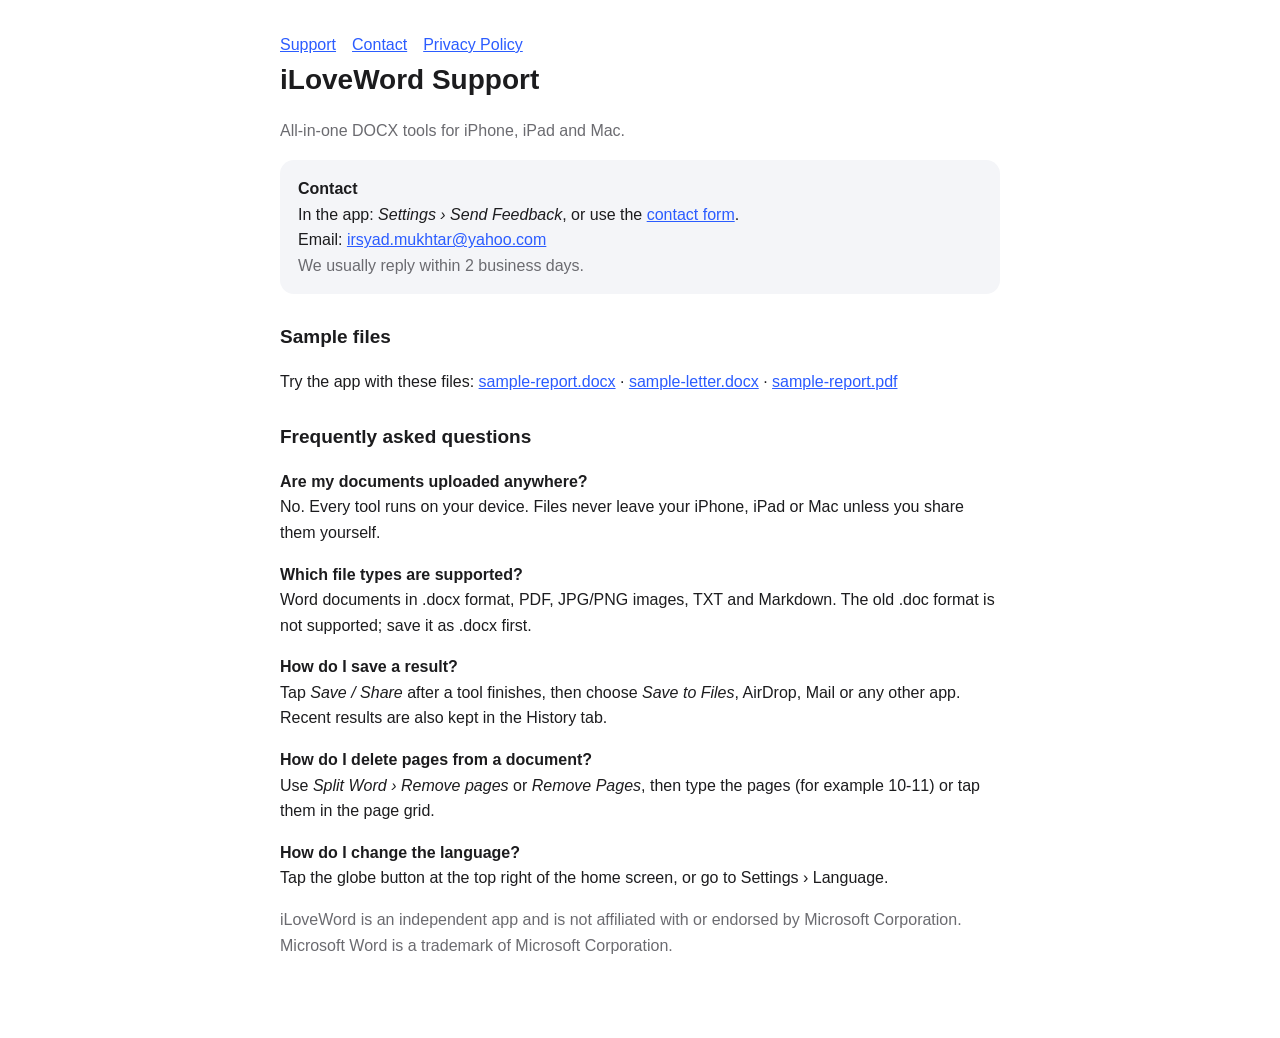
<file: index.html>
<!doctype html><html lang="en"><head><meta charset="utf-8"><meta name="viewport" content="width=device-width,initial-scale=1"><title>iLoveWord Support</title><link rel="stylesheet" href="style.css"></head><body><main>
<nav><a href="index.html">Support</a><a href="contact.html">Contact</a><a href="privacy.html">Privacy Policy</a></nav>
<h1>iLoveWord Support</h1><p class="mut">All-in-one DOCX tools for iPhone, iPad and Mac.</p>
<div class="card"><b>Contact</b><br>In the app: <i>Settings › Send Feedback</i>, or use the <a href="contact.html">contact form</a>.<br>Email: <a href="mailto:irsyad.mukhtar@yahoo.com">irsyad.mukhtar@yahoo.com</a><br><span class="mut">We usually reply within 2 business days.</span></div>
<h2>Sample files</h2><p>Try the app with these files: <a href="samples/sample-report.docx">sample-report.docx</a> · <a href="samples/sample-letter.docx">sample-letter.docx</a> · <a href="samples/sample-report.pdf">sample-report.pdf</a></p>
<h2>Frequently asked questions</h2>
<p><b>Are my documents uploaded anywhere?</b><br>No. Every tool runs on your device. Files never leave your iPhone, iPad or Mac unless you share them yourself.</p>
<p><b>Which file types are supported?</b><br>Word documents in .docx format, PDF, JPG/PNG images, TXT and Markdown. The old .doc format is not supported; save it as .docx first.</p>
<p><b>How do I save a result?</b><br>Tap <i>Save / Share</i> after a tool finishes, then choose <i>Save to Files</i>, AirDrop, Mail or any other app. Recent results are also kept in the History tab.</p>
<p><b>How do I delete pages from a document?</b><br>Use <i>Split Word › Remove pages</i> or <i>Remove Pages</i>, then type the pages (for example 10-11) or tap them in the page grid.</p>
<p><b>How do I change the language?</b><br>Tap the globe button at the top right of the home screen, or go to Settings › Language.</p>
<p class="mut">iLoveWord is an independent app and is not affiliated with or endorsed by Microsoft Corporation. Microsoft Word is a trademark of Microsoft Corporation.</p>
</main></body></html>
</file>
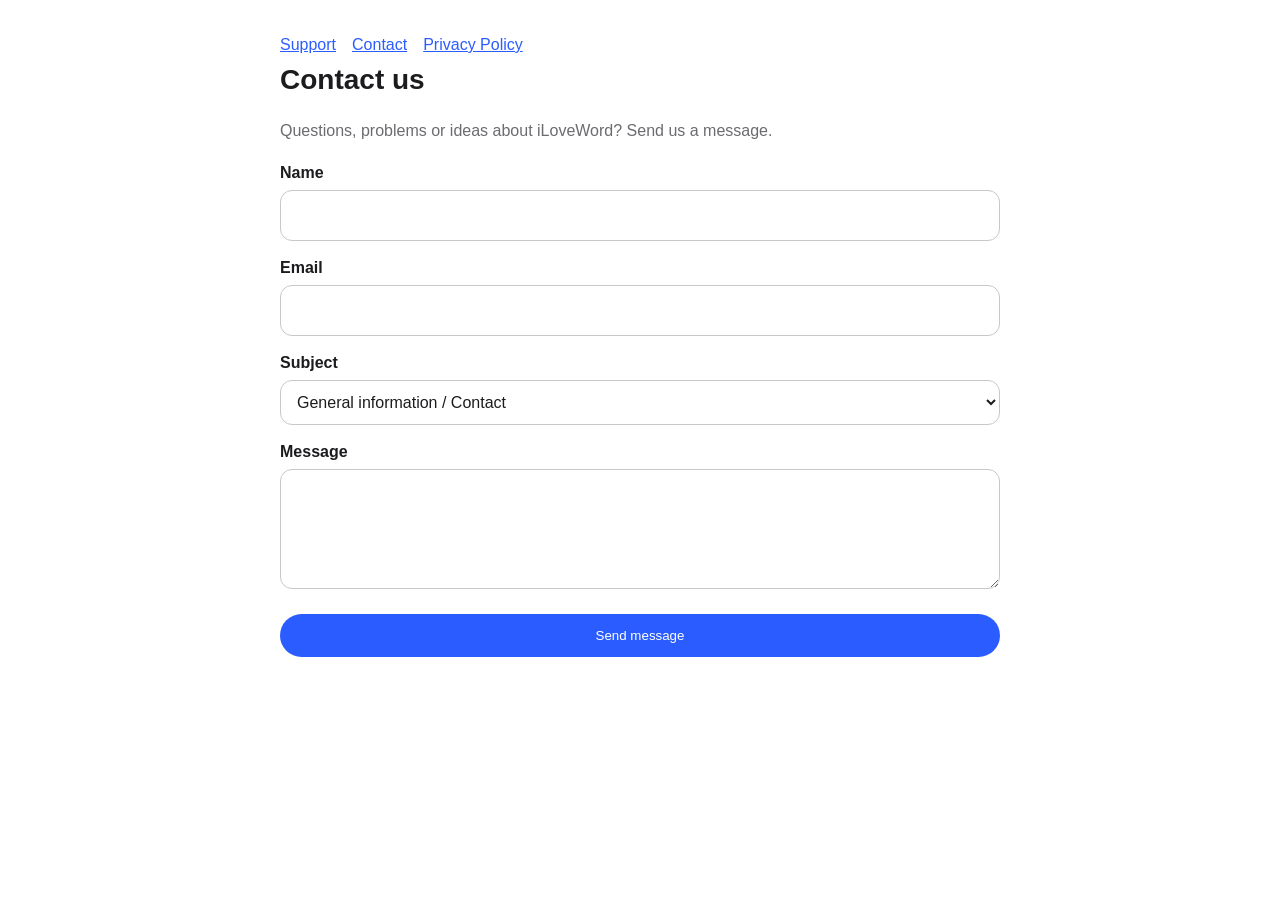
<file: contact.html>
<!doctype html><html lang="en"><head><meta charset="utf-8"><meta name="viewport" content="width=device-width,initial-scale=1"><title>Contact iLoveWord</title><link rel="stylesheet" href="style.css">
<style>label{display:block;margin:14px 0 4px;font-weight:600}input,select,textarea{width:100%;box-sizing:border-box;padding:12px;border:1px solid #c8c8cc;border-radius:12px;font:inherit;background:var(--bg);color:var(--fg)}textarea{min-height:120px}button{margin-top:18px;width:100%;padding:14px;border:0;border-radius:999px;background:var(--acc);color:#fff;font:600 17px/1 inherit;font-family:inherit}.hp{display:none}</style></head><body><main>
<nav><a href="index.html">Support</a><a href="contact.html">Contact</a><a href="privacy.html">Privacy Policy</a></nav>
<h1>Contact us</h1><p class="mut">Questions, problems or ideas about iLoveWord? Send us a message.</p>
<form action="https://formsubmit.co/irsyad.mukhtar@yahoo.com" method="POST">
<input type="hidden" name="_subject" value="[Website] iLoveWord contact">
<input type="hidden" name="_template" value="box">
<input type="hidden" name="_next" value="https://irsyad-git.github.io/iloveword-site/thanks.html">
<input type="text" name="_honey" class="hp" tabindex="-1" autocomplete="off">
<label for="n">Name</label><input id="n" name="name" required autocomplete="name">
<label for="e">Email</label><input id="e" type="email" name="email" required autocomplete="email">
<label for="s">Subject</label><select id="s" name="subject"><option>General information / Contact</option><option>I have a problem</option><option>I have a question</option><option>Feature request</option><option>Other</option></select>
<label for="m">Message</label><textarea id="m" name="message" required></textarea>
<button type="submit">Send message</button></form>
</main></body></html>
</file>
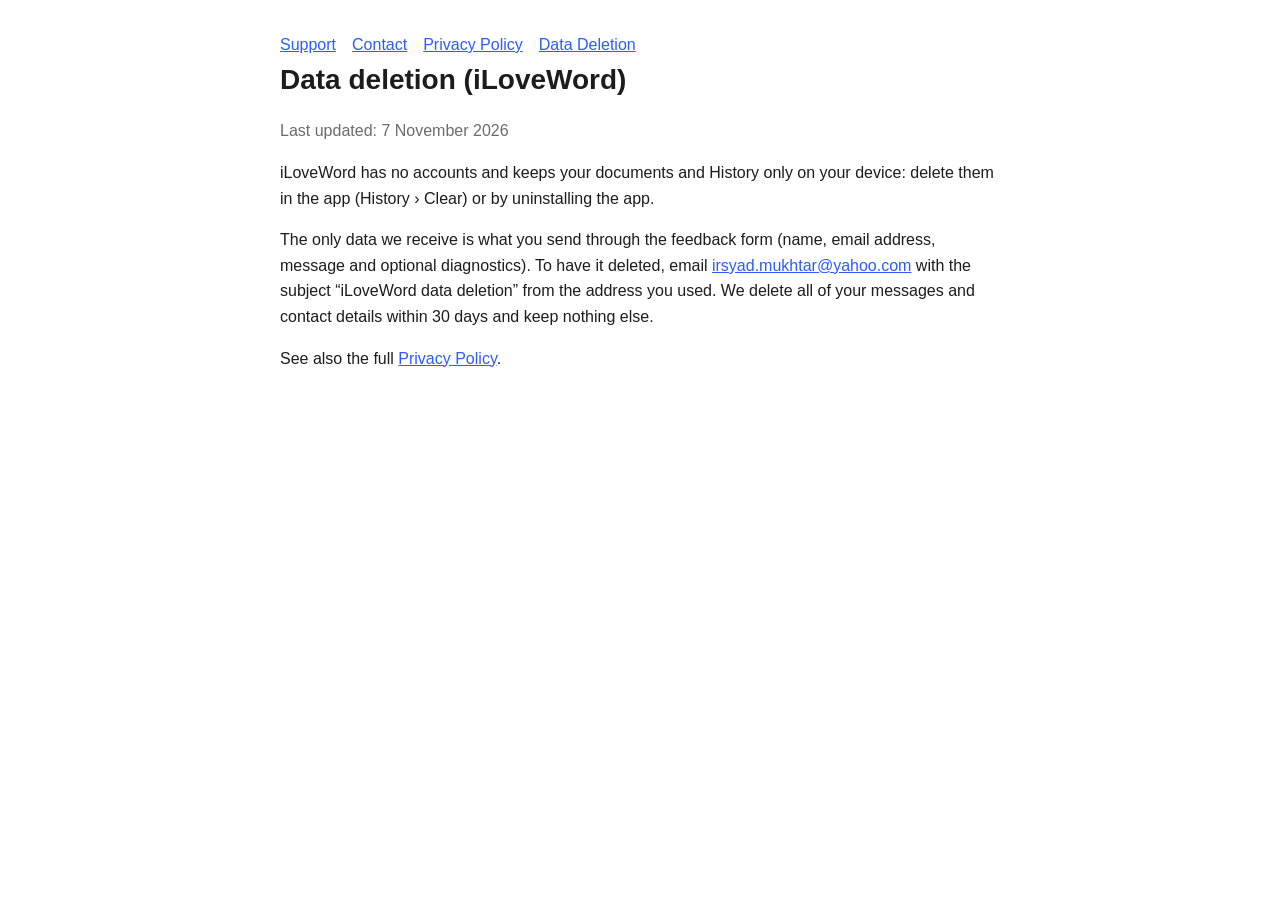
<file: delete.html>
<!doctype html><html lang="en"><head><meta charset="utf-8"><meta name="viewport" content="width=device-width,initial-scale=1"><title>iLoveWord Data Deletion</title><link rel="stylesheet" href="style.css"></head><body><main>
<nav><a href="index.html">Support</a><a href="contact.html">Contact</a><a href="privacy.html">Privacy Policy</a><a href="delete.html">Data Deletion</a></nav>
<h1>Data deletion (iLoveWord)</h1><p class="mut">Last updated: 7 November 2026</p>
<p>iLoveWord has no accounts and keeps your documents and History only on your device: delete them in the app (History › Clear) or by uninstalling the app.</p>
<p>The only data we receive is what you send through the feedback form (name, email address, message and optional diagnostics). To have it deleted, email <a href="mailto:irsyad.mukhtar@yahoo.com?subject=iLoveWord%20data%20deletion">irsyad.mukhtar@yahoo.com</a> with the subject “iLoveWord data deletion” from the address you used. We delete all of your messages and contact details within 30 days and keep nothing else.</p>
<p>See also the full <a href="privacy.html">Privacy Policy</a>.</p>
</main></body></html>
</file>
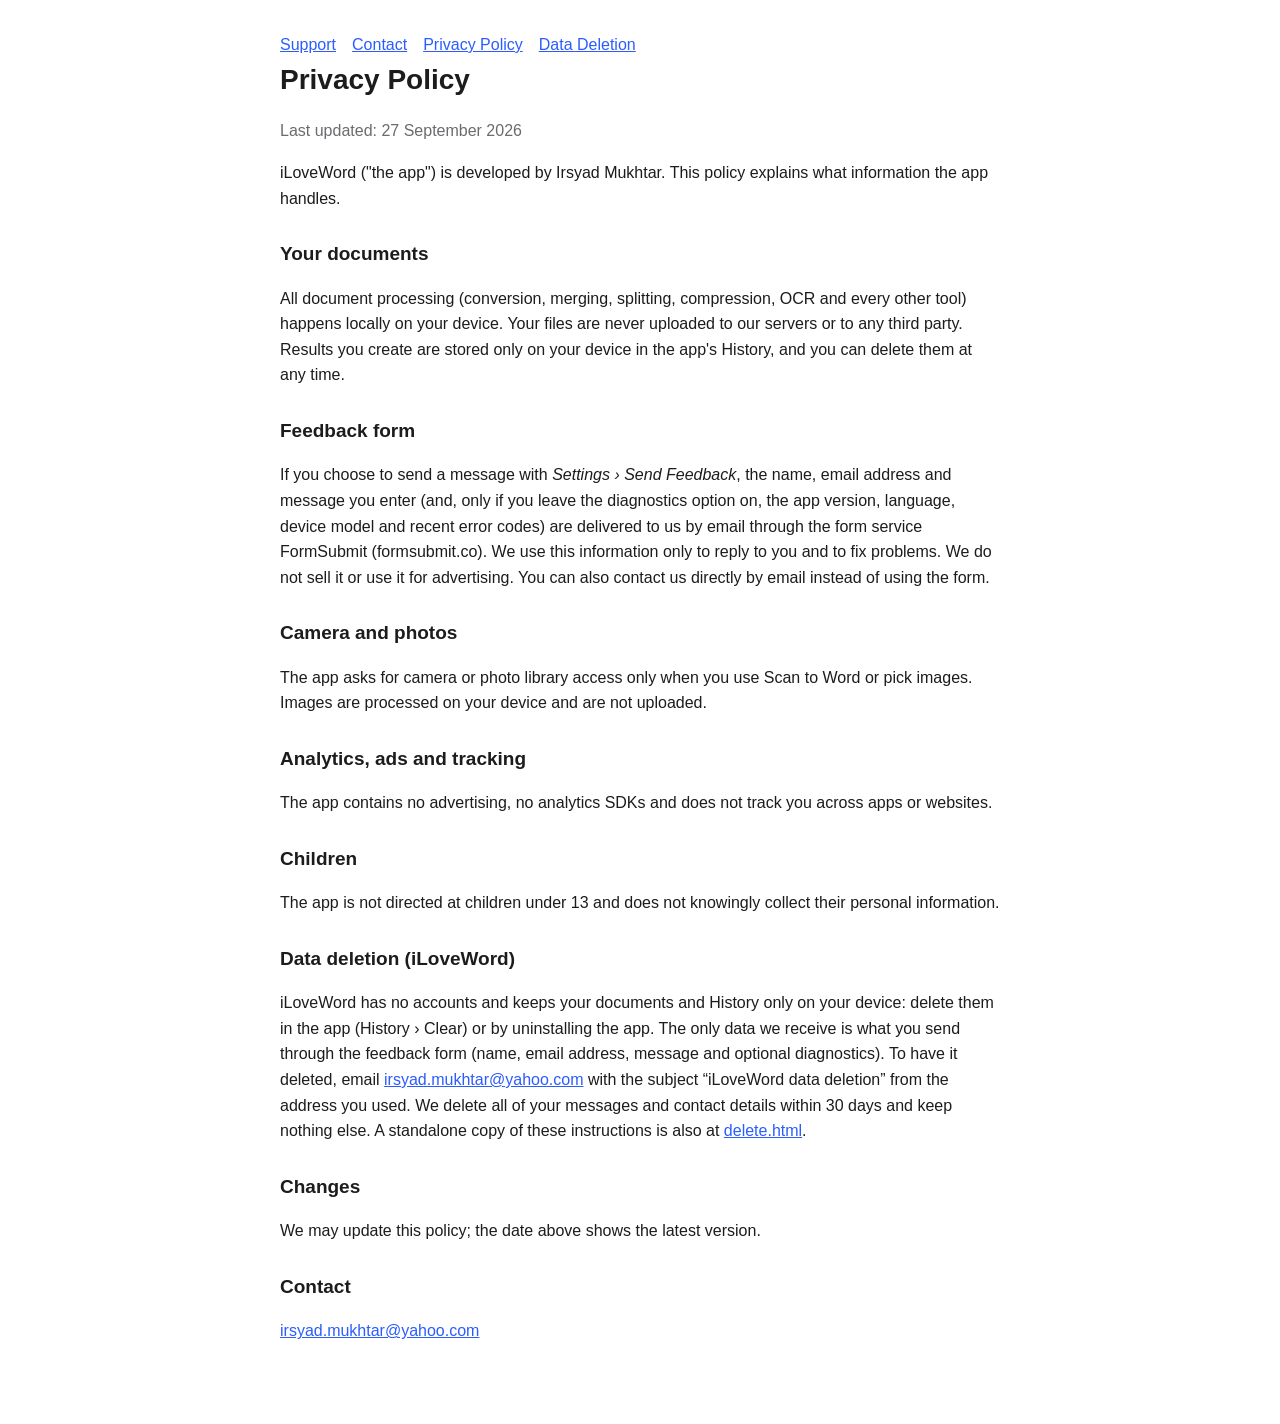
<file: privacy.html>
<!doctype html><html lang="en"><head><meta charset="utf-8"><meta name="viewport" content="width=device-width,initial-scale=1"><title>iLoveWord Privacy Policy</title><link rel="stylesheet" href="style.css"></head><body><main>
<nav><a href="index.html">Support</a><a href="contact.html">Contact</a><a href="privacy.html">Privacy Policy</a><a href="delete.html">Data Deletion</a></nav>
<h1>Privacy Policy</h1><p class="mut">Last updated: 27 September 2026</p>
<p>iLoveWord ("the app") is developed by Irsyad Mukhtar. This policy explains what information the app handles.</p>
<h2>Your documents</h2><p>All document processing (conversion, merging, splitting, compression, OCR and every other tool) happens locally on your device. Your files are never uploaded to our servers or to any third party. Results you create are stored only on your device in the app's History, and you can delete them at any time.</p>
<h2>Feedback form</h2><p>If you choose to send a message with <i>Settings › Send Feedback</i>, the name, email address and message you enter (and, only if you leave the diagnostics option on, the app version, language, device model and recent error codes) are delivered to us by email through the form service FormSubmit (formsubmit.co). We use this information only to reply to you and to fix problems. We do not sell it or use it for advertising. You can also contact us directly by email instead of using the form.</p>
<h2>Camera and photos</h2><p>The app asks for camera or photo library access only when you use Scan to Word or pick images. Images are processed on your device and are not uploaded.</p>
<h2>Analytics, ads and tracking</h2><p>The app contains no advertising, no analytics SDKs and does not track you across apps or websites.</p>
<h2>Children</h2><p>The app is not directed at children under 13 and does not knowingly collect their personal information.</p>
<h2 id="delete">Data deletion (iLoveWord)</h2><p>iLoveWord has no accounts and keeps your documents and History only on your device: delete them in the app (History › Clear) or by uninstalling the app. The only data we receive is what you send through the feedback form (name, email address, message and optional diagnostics). To have it deleted, email <a href="mailto:irsyad.mukhtar@yahoo.com?subject=iLoveWord%20data%20deletion">irsyad.mukhtar@yahoo.com</a> with the subject “iLoveWord data deletion” from the address you used. We delete all of your messages and contact details within 30 days and keep nothing else. A standalone copy of these instructions is also at <a href="delete.html">delete.html</a>.</p>
<h2>Changes</h2><p>We may update this policy; the date above shows the latest version.</p>
<h2>Contact</h2><p><a href="mailto:irsyad.mukhtar@yahoo.com">irsyad.mukhtar@yahoo.com</a></p>
</main></body></html>
</file>
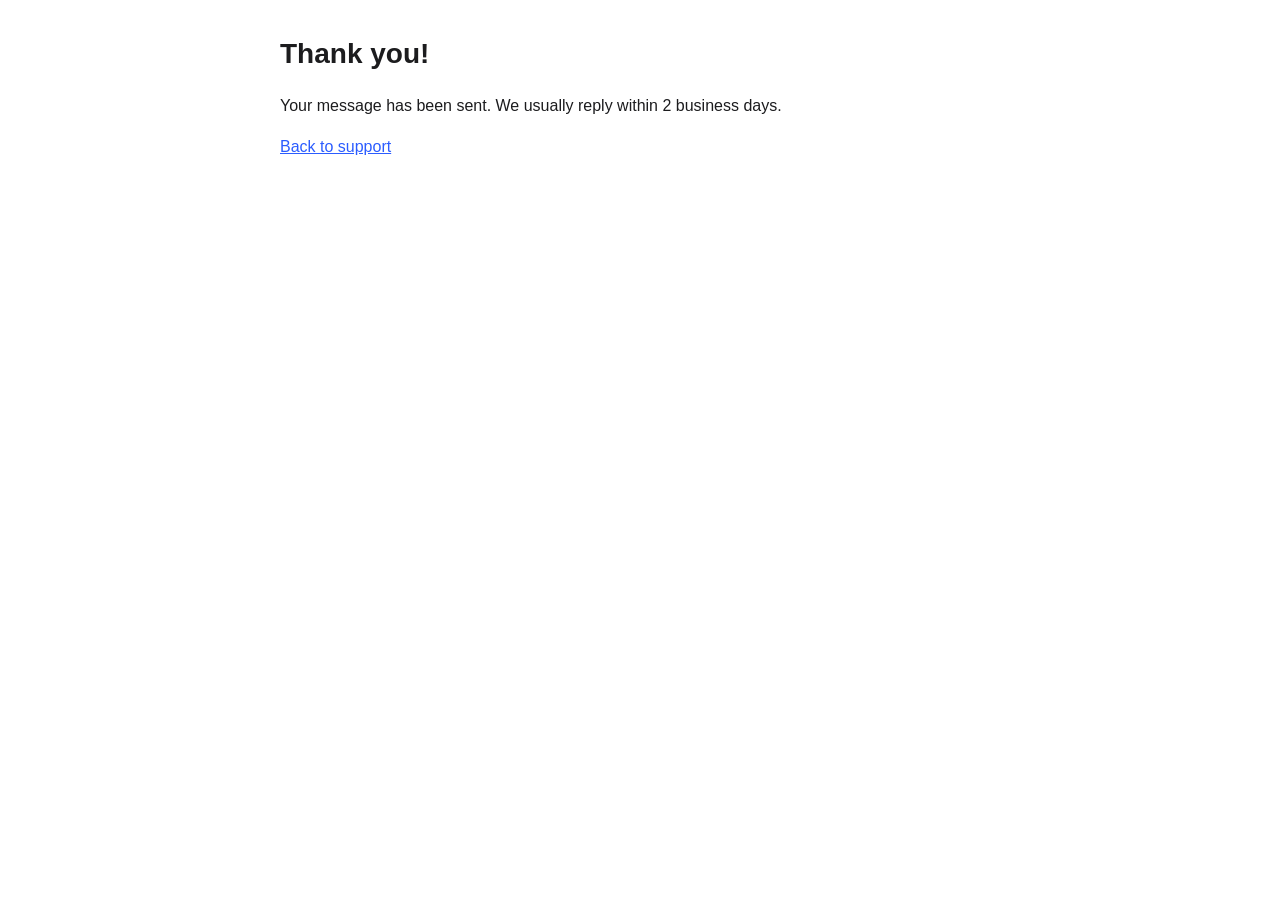
<file: thanks.html>
<!doctype html><html lang="en"><head><meta charset="utf-8"><meta name="viewport" content="width=device-width,initial-scale=1"><title>Message sent</title><link rel="stylesheet" href="style.css"></head><body><main>
<h1>Thank you!</h1><p>Your message has been sent. We usually reply within 2 business days.</p><p><a href="index.html">Back to support</a></p></main></body></html>
</file>
<file: style.css>
:root{--bg:#fff;--fg:#1c1c1e;--mut:#6b6b70;--acc:#2b5cff;--card:#f4f5f8}
@media (prefers-color-scheme:dark){:root{--bg:#111214;--fg:#f2f2f5;--mut:#a0a0a8;--acc:#6f8dff;--card:#1c1d21}}
body{margin:0;background:var(--bg);color:var(--fg);font:16px/1.6 -apple-system,BlinkMacSystemFont,"Segoe UI",Roboto,sans-serif}
main{max-width:720px;margin:0 auto;padding:32px 16px 64px}h1{font-size:28px;margin:0 0 4px}h2{font-size:19px;margin:28px 0 6px}
.mut{color:var(--mut)}a{color:var(--acc)}.card{background:var(--card);border-radius:14px;padding:16px 18px;margin:16px 0}nav a{margin-right:16px}
</file>
